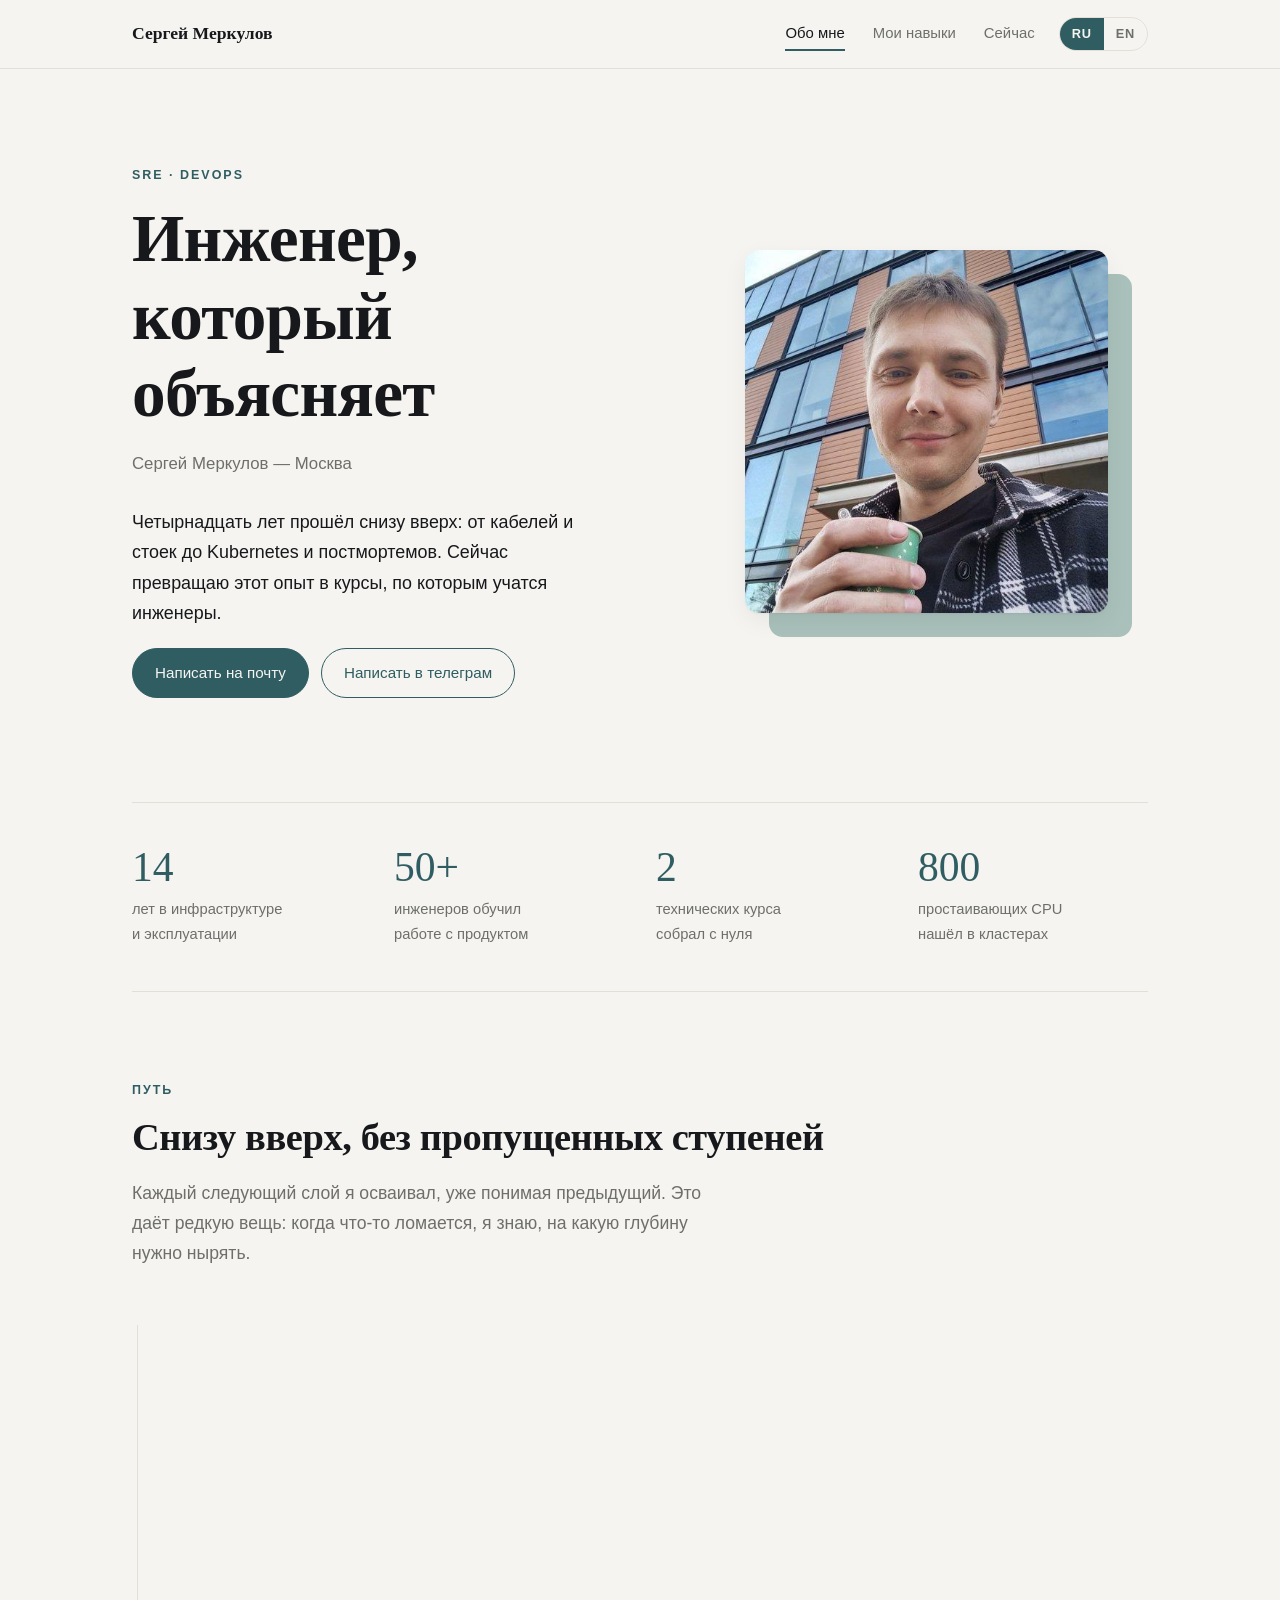
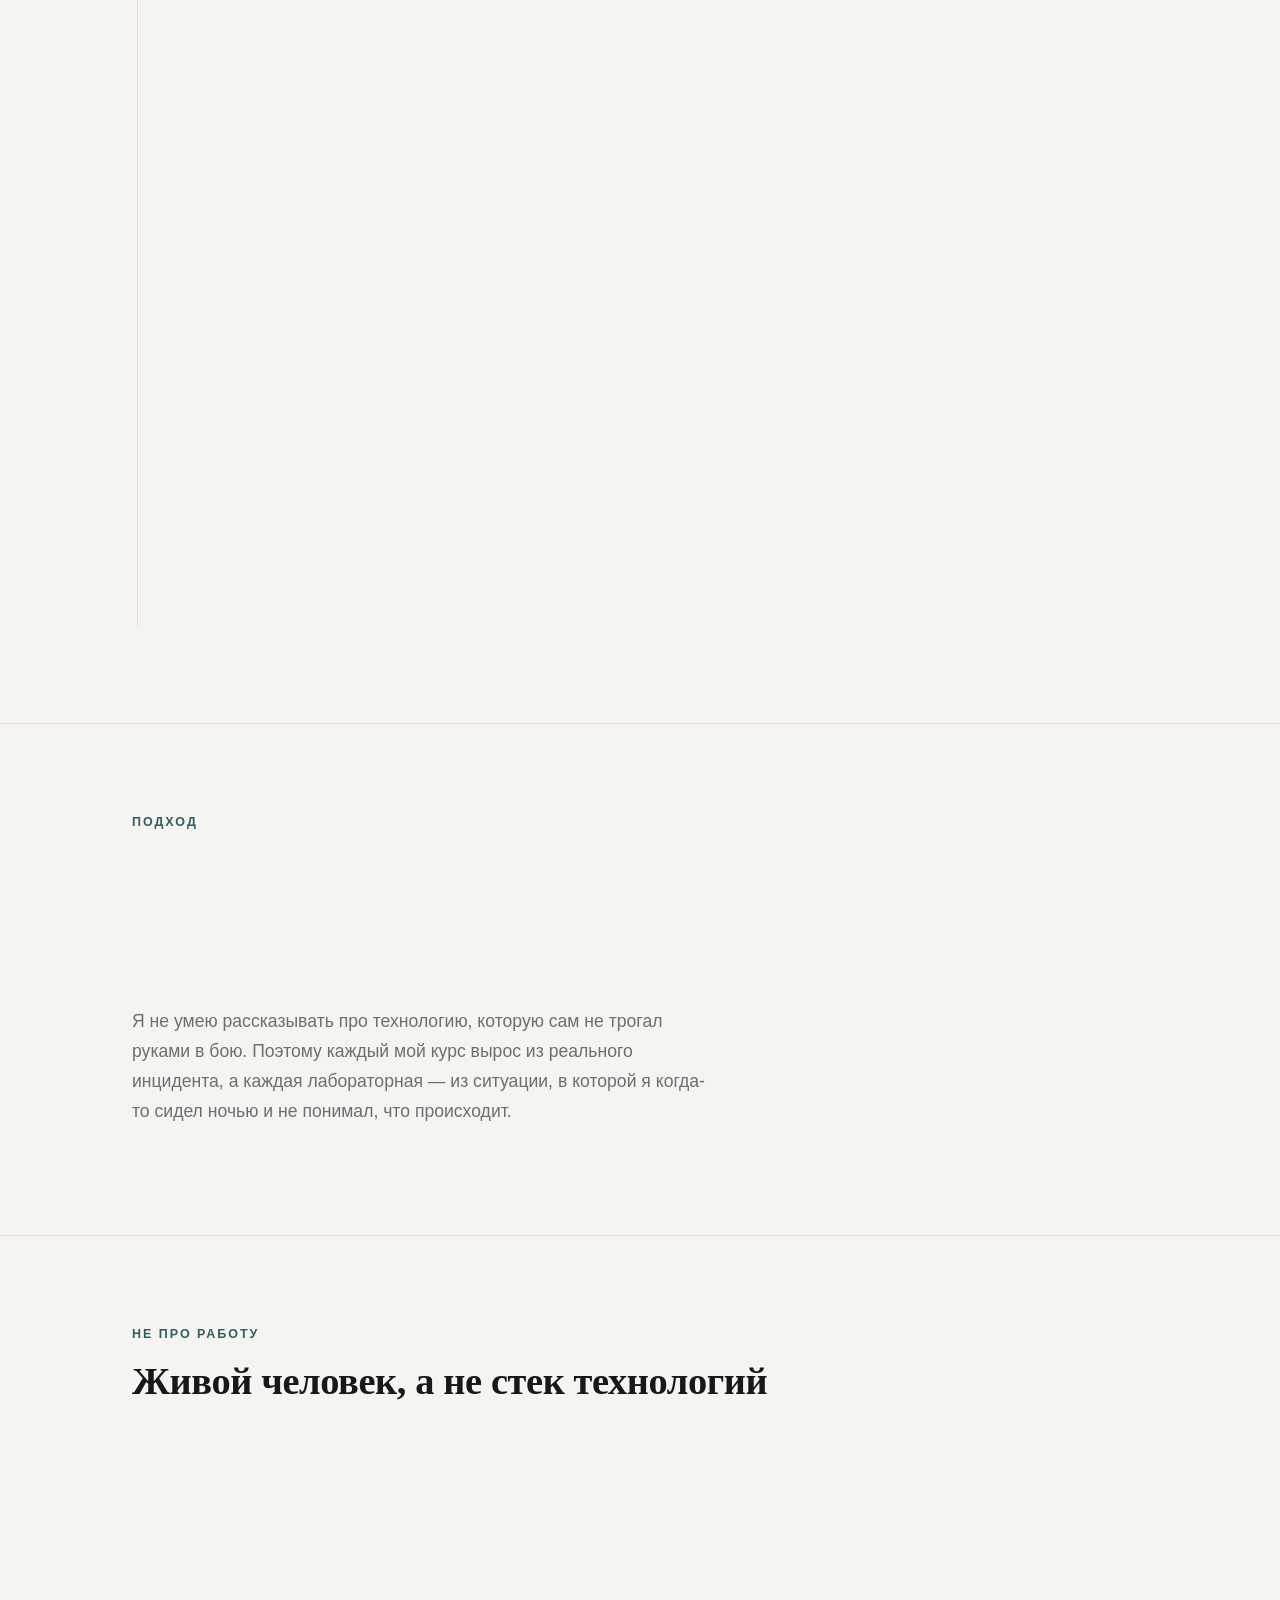
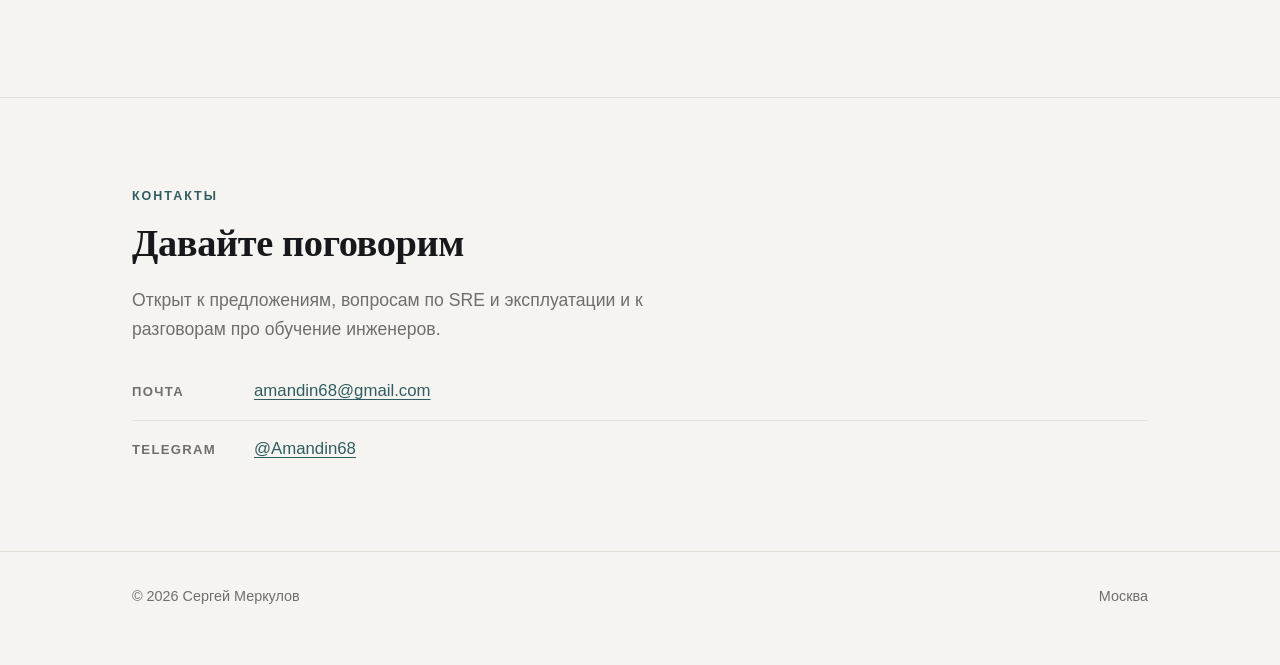
<file: index.html>
<!DOCTYPE html>
<html lang="ru">
<head>
  <meta charset="utf-8">
  <meta name="viewport" content="width=device-width, initial-scale=1">
  <!-- Политика безопасности: перечисляет, откуда странице разрешено что-либо
       грузить. Всё, что не названо явно, браузер заблокирует. Для статичного
       сайта это дёшево и закрывает целый класс атак с подменой содержимого. -->
  <meta http-equiv="Content-Security-Policy" content="default-src 'none'; img-src 'self' data:; style-src 'self' https://fonts.googleapis.com; font-src https://fonts.gstatic.com; script-src 'self'; base-uri 'none'; form-action 'none'">
  <!-- Не отдавать адрес нашей страницы посторонним сайтам при переходе. -->
  <meta name="referrer" content="strict-origin-when-cross-origin">
  <title>Сергей Меркулов — SRE-инженер</title>
  <meta name="description" content="SRE и DevOps инженер из Москвы. 14 лет пути от техподдержки до Kubernetes. Разрабатываю технические тренинги в Лаборатории Касперского.">

  <!-- Выставляет язык до отрисовки, чтобы страница не мигала русским текстом
       у того, кто выбрал английский. Поэтому без defer. -->
  <script src="lang-init.js"></script>

  <!-- Шрифты подгружаются со стороннего сервера. preconnect говорит браузеру
       открыть соединение заранее, не дожидаясь, пока дело дойдёт до CSS. -->
  <link rel="preconnect" href="https://fonts.googleapis.com">
  <link rel="preconnect" href="https://fonts.gstatic.com" crossorigin>
  <link href="https://fonts.googleapis.com/css2?family=Inter:wght@400;500;600&family=Playfair+Display:wght@600&display=swap&subset=cyrillic,latin" rel="stylesheet">

  <link rel="stylesheet" href="style.css">
</head>

<!-- Заголовок вкладки и описание для поисковиков живут в <head>, спрятать их
     через CSS нельзя — поэтому переводы лежат здесь и подставляются скриптом. -->
<body
  data-title-ru="Сергей Меркулов — SRE-инженер"
  data-title-en="Sergey Merkulov — SRE Engineer"
  data-desc-ru="SRE и DevOps инженер из Москвы. 14 лет пути от техподдержки до Kubernetes. Разрабатываю технические тренинги в Лаборатории Касперского."
  data-desc-en="SRE and DevOps engineer based in Moscow. Fourteen years from helpdesk to Kubernetes. Now building technical training courses at Kaspersky.">

<header class="site-header">
  <div class="wrap">
    <a class="brand" href="index.html"><span data-lang="ru">Сергей Меркулов</span><span data-lang="en">Sergey Merkulov</span></a>

    <div class="header-right">
      <nav class="nav">
        <a href="index.html" aria-current="page">
          <span data-lang="ru">Обо мне</span><span data-lang="en">About</span>
        </a>
        <a href="skills.html">
          <span data-lang="ru">Мои навыки</span><span data-lang="en">Skills</span>
        </a>
        <a href="now.html">
          <span data-lang="ru">Сейчас</span><span data-lang="en">Now</span>
        </a>
      </nav>

      <div class="lang-switch">
        <button type="button" data-set-lang="ru" aria-pressed="true">RU</button>
        <button type="button" data-set-lang="en" aria-pressed="false">EN</button>
      </div>
    </div>
  </div>
</header>

<main>

  <!-- ===== Первый экран ===== -->
  <div class="wrap">
    <div class="hero">
      <div>
        <p class="eyebrow">SRE · DevOps</p>

        <h1 data-lang="ru">Инженер,<br>который объясняет</h1>
        <h1 data-lang="en">The engineer<br>who explains</h1>

        <p class="hero-role" data-lang="ru">Сергей Меркулов — Москва</p>
        <p class="hero-role" data-lang="en">Sergey Merkulov — Moscow</p>

        <p class="hero-lead" data-lang="ru">
          Четырнадцать лет прошёл снизу вверх: от кабелей и стоек
          до Kubernetes и постмортемов. Сейчас превращаю этот опыт
          в курсы, по которым учатся инженеры.
        </p>
        <p class="hero-lead" data-lang="en">
          Fourteen years climbing the stack from the bottom up: from cables
          and racks to Kubernetes and postmortems. Today I turn that
          experience into courses engineers learn from.
        </p>

        <div class="actions">
          <a class="btn btn-primary" href="mailto:amandin68@gmail.com">
            <span data-lang="ru">Написать на почту</span><span data-lang="en">Send an email</span>
          </a>
          <a class="btn btn-ghost" href="https://t.me/Amandin68" rel="noopener noreferrer">
            <span data-lang="ru">Написать в телеграм</span><span data-lang="en">Message on Telegram</span>
          </a>
        </div>
      </div>

      <figure class="portrait">
        <img src="img/photo.jpeg" alt="Сергей Меркулов" width="500" height="500">
      </figure>
    </div>
  </div>

  <!-- ===== Цифры ===== -->
  <div class="wrap">
    <div class="stats reveal">
      <div>
        <div class="stat-num">14</div>
        <div class="stat-label" data-lang="ru">лет в инфраструктуре<br>и эксплуатации</div>
        <div class="stat-label" data-lang="en">years in infrastructure<br>and operations</div>
      </div>
      <div>
        <div class="stat-num">50+</div>
        <div class="stat-label" data-lang="ru">инженеров обучил<br>работе с продуктом</div>
        <div class="stat-label" data-lang="en">engineers trained<br>on the product</div>
      </div>
      <div>
        <div class="stat-num">2</div>
        <div class="stat-label" data-lang="ru">технических курса<br>собрал с нуля</div>
        <div class="stat-label" data-lang="en">technical courses<br>built from scratch</div>
      </div>
      <div>
        <div class="stat-num">800</div>
        <div class="stat-label" data-lang="ru">простаивающих CPU<br>нашёл в кластерах</div>
        <div class="stat-label" data-lang="en">idle CPUs found<br>across clusters</div>
      </div>
    </div>
  </div>

  <!-- ===== Путь ===== -->
  <section>
    <div class="wrap">
      <p class="eyebrow" data-lang="ru">Путь</p>
      <p class="eyebrow" data-lang="en">Path</p>

      <h2 data-lang="ru">Снизу вверх, без пропущенных ступеней</h2>
      <h2 data-lang="en">Bottom-up, without skipping a step</h2>

      <p class="lead mb-48" data-lang="ru">
        Каждый следующий слой я осваивал, уже понимая предыдущий.
        Это даёт редкую вещь: когда что-то ломается, я знаю, на какую
        глубину нужно нырять.
      </p>
      <p class="lead mb-48" data-lang="en">
        I learned each layer only after understanding the one beneath it.
        That gives me something rare: when things break, I know how deep
        I need to dive.
      </p>

      <div class="timeline">

        <div class="tl-item is-now reveal">
          <div class="tl-date" data-lang="ru">2025 — сейчас</div>
          <div class="tl-date" data-lang="en">2025 — now</div>

          <h3 data-lang="ru">Лаборатория Касперского · Разработка технических тренингов</h3>
          <h3 data-lang="en">Kaspersky · Technical training development</h3>

          <p data-lang="ru">
            Собрал с нуля курс по Kaspersky Container Security — о том, как
            встроить проверки безопасности в реальный процесс поставки ПО.
            По нему преподают в большинстве регионов мира. Второй курс —
            диагностика OSMP, микросервисной платформы на Kubernetes,
            с лабораториями на Grafana, VictoriaMetrics и Loki. Учебные
            среды разворачиваю через Terraform в AWS и VMware.
          </p>
          <p data-lang="en">
            Built a course on Kaspersky Container Security from scratch —
            about embedding security checks into a real software delivery
            pipeline. It is now taught across most regions of the world.
            The second course covers troubleshooting OSMP, a Kubernetes-based
            microservice platform, with labs on Grafana, VictoriaMetrics
            and Loki. I provision the training environments with Terraform
            on AWS and VMware.
          </p>
        </div>

        <div class="tl-item reveal">
          <div class="tl-date">2022 — 2025</div>

          <h3 data-lang="ru">Ecom.tech · SRE / DevOps</h3>
          <h3 data-lang="en">Ecom.tech · SRE / DevOps</h3>

          <p data-lang="ru">
            Отвечал за надёжность: разбор инцидентов и поиск корневых причин,
            постмортемы, Incident и Problem Management, error budget.
            Переписал алертинг для Postgres, Kubernetes, Linux и HAProxy —
            нагрузка на поддержку упала вдвое. Спланировал и провёл миграцию
            основного API-gateway с Docker Compose на Kubernetes.
          </p>
          <p data-lang="en">
            Owned reliability: incident analysis and root cause investigation,
            postmortems, incident and problem management, error budgets.
            Rewrote alerting for Postgres, Kubernetes, Linux and HAProxy,
            which cut the load on support in half. Planned and delivered the
            migration of the main API gateway from Docker Compose
            to Kubernetes.
          </p>
        </div>

        <div class="tl-item reveal">
          <div class="tl-date">2021 — 2022</div>

          <h3 data-lang="ru">ВТБ · Эксперт по системам хранения</h3>
          <h3 data-lang="en">VTB Bank · Storage systems expert</h3>

          <p data-lang="ru">
            СХД Hitachi и Huawei, объектное хранение на Hitachi Content
            Platform, отказоустойчивые репликационные кластеры,
            SAN-фабрики Brocade. Мониторинг через SNMP и REST API.
          </p>
          <p data-lang="en">
            Hitachi and Huawei storage arrays, object storage on Hitachi
            Content Platform, fault-tolerant replication clusters, Brocade
            SAN fabrics. Monitoring over SNMP and REST API.
          </p>
        </div>

        <div class="tl-item reveal">
          <div class="tl-date">2018 — 2021</div>

          <h3 data-lang="ru">iCore, Техносерв · Инженер</h3>
          <h3 data-lang="en">iCore, Technoserv · Engineer</h3>

          <p data-lang="ru">
            Пусконаладка на площадке заказчика: Hitachi VSP, IBM Power,
            SAN-директоры Brocade. Там, где ошибка стоит дорого,
            а гуглить некогда. Тогда же начал проводить внутренние
            семинары для коллег — первый опыт передачи знаний.
          </p>
          <p data-lang="en">
            On-site commissioning at customer facilities: Hitachi VSP,
            IBM Power, Brocade SAN directors. The kind of work where
            a mistake is expensive and there is no time to look things up.
            This is also where I started running internal workshops
            for colleagues — my first experience of teaching.
          </p>
        </div>

        <div class="tl-item reveal">
          <div class="tl-date">2011 — 2018</div>

          <h3 data-lang="ru">Начало · Техподдержка и системное администрирование</h3>
          <h3 data-lang="en">The beginning · Helpdesk and system administration</h3>

          <p data-lang="ru">
            Сборка машин, локальные сети, VPN между филиалами, сотня
            пользователей, которым нужно, чтобы всё просто работало.
            Базовое понимание, что под любой абстракцией лежит железо —
            и оно ломается.
          </p>
          <p data-lang="en">
            Building machines, local networks, VPN links between branch
            offices, a hundred users who simply need things to work. This is
            where I learned that underneath every abstraction there is
            physical hardware — and it breaks.
          </p>
        </div>

      </div>
    </div>
  </section>

  <!-- ===== Принципы ===== -->
  <section class="section-line">
    <div class="wrap">
      <p class="eyebrow" data-lang="ru">Подход</p>
      <p class="eyebrow" data-lang="en">Approach</p>

      <blockquote class="quote reveal" data-lang="ru">
        Хорошее объяснение начинается с честности: сначала показать,
        как ломается, и только потом — почему чинится именно так.
      </blockquote>
      <blockquote class="quote reveal" data-lang="en">
        A good explanation starts with honesty: first show how it breaks,
        and only then why it is fixed this particular way.
      </blockquote>

      <p class="lead mt-32" data-lang="ru">
        Я не умею рассказывать про технологию, которую сам не трогал руками
        в бою. Поэтому каждый мой курс вырос из реального инцидента,
        а каждая лабораторная — из ситуации, в которой я когда-то сидел
        ночью и не понимал, что происходит.
      </p>
      <p class="lead mt-32" data-lang="en">
        I cannot teach a technology I have never touched under real pressure.
        That is why every course of mine grew out of an actual incident, and
        every lab out of a situation where I once sat through the night
        without understanding what was going on.
      </p>
    </div>
  </section>

  <!-- ===== Личное ===== -->
  <section class="section-line">
    <div class="wrap">
      <p class="eyebrow" data-lang="ru">Не про работу</p>
      <p class="eyebrow" data-lang="en">Beyond work</p>

      <h2 class="mb-36" data-lang="ru">Живой человек, а не стек технологий</h2>
      <h2 class="mb-36" data-lang="en">A person, not a technology stack</h2>

      <div class="grid">
        <div class="card reveal">
          <h3 data-lang="ru">Футбол</h3>
          <h3 data-lang="en">Football</h3>
          <p data-lang="ru">Лучший способ выгрузить голову после недели разборов инцидентов.</p>
          <p data-lang="en">The best way to clear my head after a week of incident reviews.</p>
        </div>
        <div class="card reveal">
          <h3 data-lang="ru">Кожа</h3>
          <h3 data-lang="en">Leather</h3>
          <p data-lang="ru">Делаю изделия из натуральной кожи. Руками, медленно, без единого YAML-файла.</p>
          <p data-lang="en">I make things out of natural leather. By hand, slowly, without a single YAML file.</p>
        </div>
        <div class="card reveal">
          <h3 data-lang="ru">Учиться и учить</h3>
          <h3 data-lang="en">Learning and teaching</h3>
          <p data-lang="ru">Постоянно учусь сам и помогаю учиться другим — оставаясь при этом обычным живым человеком.</p>
          <p data-lang="en">I keep learning and help others learn — while staying an ordinary human being.</p>
        </div>
      </div>
    </div>
  </section>

  <!-- ===== Контакты ===== -->
  <section class="section-line">
    <div class="wrap">
      <p class="eyebrow" data-lang="ru">Контакты</p>
      <p class="eyebrow" data-lang="en">Contacts</p>

      <h2 data-lang="ru">Давайте поговорим</h2>
      <h2 data-lang="en">Let’s talk</h2>

      <p class="lead mb-32" data-lang="ru">
        Открыт к предложениям, вопросам по SRE и эксплуатации
        и к разговорам про обучение инженеров.
      </p>
      <p class="lead mb-32" data-lang="en">
        Open to opportunities, questions about SRE and operations,
        and conversations about training engineers.
      </p>

      <ul class="contact-list">
        <li>
          <span class="contact-kind" data-lang="ru">Почта</span>
          <span class="contact-kind" data-lang="en">Email</span>
          <a href="mailto:amandin68@gmail.com">amandin68@gmail.com</a>
        </li>
        <li>
          <span class="contact-kind">Telegram</span>
          <!-- rel="noopener" закрывает открытой вкладке доступ к нашей
               странице через window.opener. noreferrer не передаёт адрес
               страницы, с которой ушли. -->
          <a href="https://t.me/Amandin68" rel="noopener noreferrer">@Amandin68</a>
        </li>
      </ul>
    </div>
  </section>

</main>

<footer class="site-footer">
  <div class="wrap">
    <span>© 2026 Сергей Меркулов</span>
    <span data-lang="ru">Москва</span>
    <span data-lang="en">Moscow</span>
  </div>
</footer>

<script src="main.js"></script>

</body>
</html>
</file>
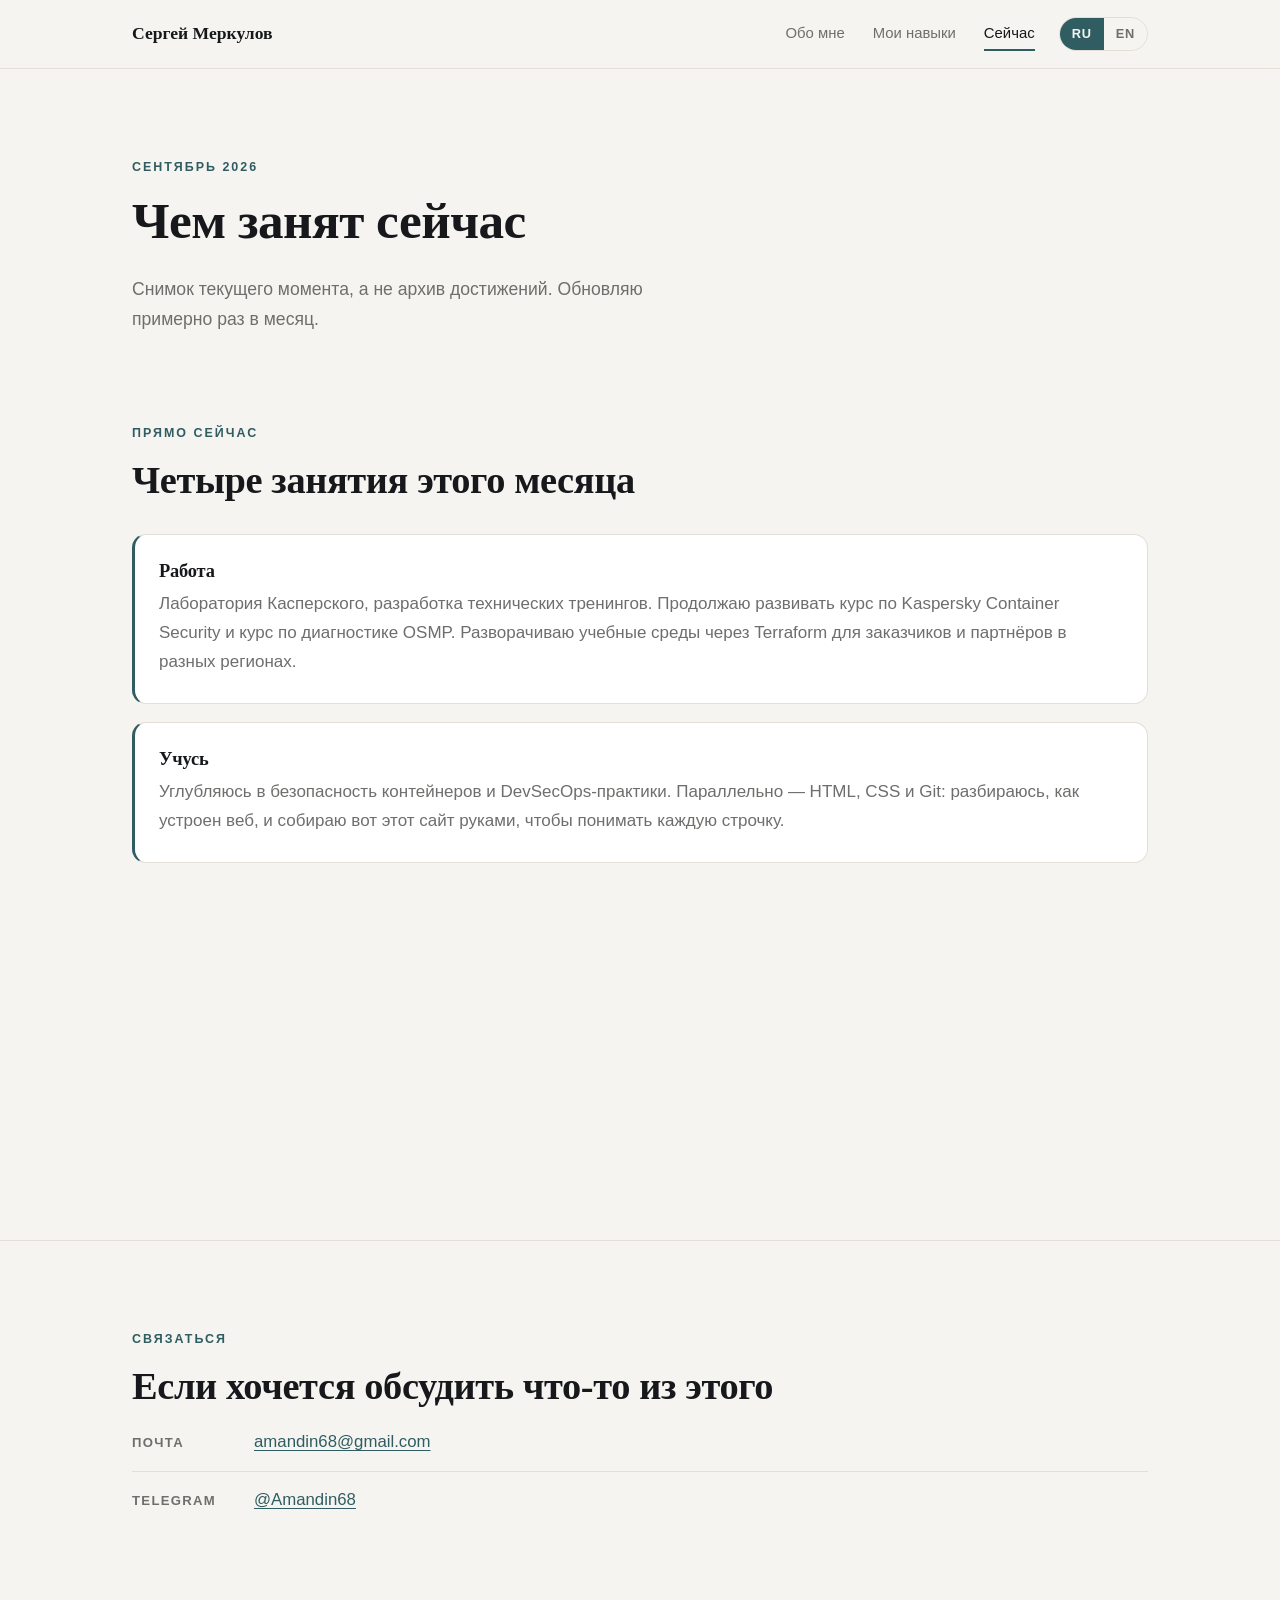
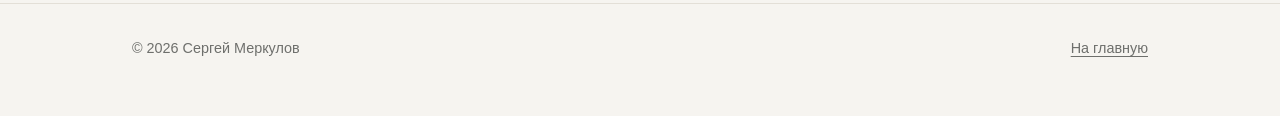
<file: now.html>
<!DOCTYPE html>
<html lang="ru">
<head>
  <meta charset="utf-8">
  <meta name="viewport" content="width=device-width, initial-scale=1">
  <!-- Политика безопасности: перечисляет, откуда странице разрешено что-либо
       грузить. Всё, что не названо явно, браузер заблокирует. Для статичного
       сайта это дёшево и закрывает целый класс атак с подменой содержимого. -->
  <meta http-equiv="Content-Security-Policy" content="default-src 'none'; img-src 'self' data:; style-src 'self' https://fonts.googleapis.com; font-src https://fonts.gstatic.com; script-src 'self'; base-uri 'none'; form-action 'none'">
  <!-- Не отдавать адрес нашей страницы посторонним сайтам при переходе. -->
  <meta name="referrer" content="strict-origin-when-cross-origin">
  <title>Сейчас — Сергей Меркулов</title>
  <meta name="description" content="Чем я занят прямо сейчас: работа, учёба, планы. Страница обновляется примерно раз в месяц.">

  <!-- Выставляет язык до отрисовки, чтобы страница не мигала русским текстом
       у того, кто выбрал английский. Поэтому без defer. -->
  <script src="lang-init.js"></script>

  <link rel="preconnect" href="https://fonts.googleapis.com">
  <link rel="preconnect" href="https://fonts.gstatic.com" crossorigin>
  <link href="https://fonts.googleapis.com/css2?family=Inter:wght@400;500;600&family=Playfair+Display:wght@600&display=swap&subset=cyrillic,latin" rel="stylesheet">

  <link rel="stylesheet" href="style.css">
</head>

<body
  data-title-ru="Сейчас — Сергей Меркулов"
  data-title-en="Now — Sergey Merkulov"
  data-desc-ru="Чем я занят прямо сейчас: работа, учёба, планы. Страница обновляется примерно раз в месяц."
  data-desc-en="What I am working on right now: job, learning, plans. Updated roughly once a month.">

<header class="site-header">
  <div class="wrap">
    <a class="brand" href="index.html"><span data-lang="ru">Сергей Меркулов</span><span data-lang="en">Sergey Merkulov</span></a>

    <div class="header-right">
      <nav class="nav">
        <a href="index.html">
          <span data-lang="ru">Обо мне</span><span data-lang="en">About</span>
        </a>
        <a href="skills.html">
          <span data-lang="ru">Мои навыки</span><span data-lang="en">Skills</span>
        </a>
        <a href="now.html" aria-current="page">
          <span data-lang="ru">Сейчас</span><span data-lang="en">Now</span>
        </a>
      </nav>

      <div class="lang-switch">
        <button type="button" data-set-lang="ru" aria-pressed="true">RU</button>
        <button type="button" data-set-lang="en" aria-pressed="false">EN</button>
      </div>
    </div>
  </div>
</header>

<main>

  <!-- Структура повторяет страницу «Мои навыки»: тот же вводный блок,
       тот же контейнер, те же карточки — страницы читаются как одна серия. -->

  <section class="page-intro">
    <div class="wrap">
      <p class="eyebrow" data-lang="ru">Сентябрь 2026</p>
      <p class="eyebrow" data-lang="en">September 2026</p>

      <h1 class="page-title" data-lang="ru">Чем занят сейчас</h1>
      <h1 class="page-title" data-lang="en">What I am doing now</h1>

      <p class="lead" data-lang="ru">
        Снимок текущего момента, а не архив достижений.
        Обновляю примерно раз в месяц.
      </p>
      <p class="lead" data-lang="en">
        A snapshot of the present moment, not an archive of achievements.
        I update it roughly once a month.
      </p>
    </div>
  </section>

  <section class="section-tight">
    <div class="wrap">
      <p class="eyebrow" data-lang="ru">Прямо сейчас</p>
      <p class="eyebrow" data-lang="en">Right now</p>

      <h2 data-lang="ru">Четыре занятия этого месяца</h2>
      <h2 data-lang="en">Four things filling this month</h2>

      <div class="stack mt-32">

        <div class="card card-accent reveal">
          <h3 data-lang="ru">Работа</h3>
          <h3 data-lang="en">Work</h3>
          <p data-lang="ru">
            Лаборатория Касперского, разработка технических тренингов.
            Продолжаю развивать курс по Kaspersky Container Security
            и курс по диагностике OSMP. Разворачиваю учебные среды
            через Terraform для заказчиков и партнёров в разных регионах.
          </p>
          <p data-lang="en">
            Kaspersky, technical training development. I keep evolving the
            Kaspersky Container Security course and the OSMP troubleshooting
            course, and provision training environments with Terraform for
            customers and partners across different regions.
          </p>
        </div>

        <div class="card card-accent reveal">
          <h3 data-lang="ru">Учусь</h3>
          <h3 data-lang="en">Learning</h3>
          <p data-lang="ru">
            Углубляюсь в безопасность контейнеров и DevSecOps-практики.
            Параллельно — HTML, CSS и Git: разбираюсь, как устроен веб,
            и собираю вот этот сайт руками, чтобы понимать каждую строчку.
          </p>
          <p data-lang="en">
            Going deeper into container security and DevSecOps practices.
            In parallel: HTML, CSS and Git — figuring out how the web works
            and building this very site by hand, so that I understand every
            line of it.
          </p>
        </div>

        <div class="card card-accent reveal">
          <h3 data-lang="ru">Думаю над</h3>
          <h3 data-lang="en">Thinking about</h3>
          <p data-lang="ru">
            Запустить здесь блог. Материала хватает: каждый разбор
            инцидента и каждая собранная лаборатория — готовая тема.
            Осталось начать писать, а не собираться писать.
          </p>
          <p data-lang="en">
            Starting a blog here. There is no shortage of material: every
            incident review and every lab I build is a ready-made topic.
            All that is left is to start writing instead of planning to.
          </p>
        </div>

        <div class="card card-accent reveal">
          <h3 data-lang="ru">Вне работы</h3>
          <h3 data-lang="en">Outside work</h3>
          <p data-lang="ru">
            Футбол и мастерская: делаю изделия из натуральной кожи.
          </p>
          <p data-lang="en">
            Football and the workshop: I make things out of natural leather.
          </p>
        </div>

      </div>
    </div>
  </section>

  <section class="section-line">
    <div class="wrap">
      <p class="eyebrow" data-lang="ru">Связаться</p>
      <p class="eyebrow" data-lang="en">Get in touch</p>

      <h2 data-lang="ru">Если хочется обсудить что-то из этого</h2>
      <h2 data-lang="en">If you want to talk about any of this</h2>

      <ul class="contact-list mt-32">
        <li>
          <span class="contact-kind" data-lang="ru">Почта</span>
          <span class="contact-kind" data-lang="en">Email</span>
          <a href="mailto:amandin68@gmail.com">amandin68@gmail.com</a>
        </li>
        <li>
          <span class="contact-kind">Telegram</span>
          <a href="https://t.me/Amandin68" rel="noopener noreferrer">@Amandin68</a>
        </li>
      </ul>
    </div>
  </section>

</main>

<footer class="site-footer">
  <div class="wrap">
    <span>© 2026 Сергей Меркулов</span>
    <span>
      <a href="index.html">
        <span data-lang="ru">На главную</span><span data-lang="en">Back to home</span>
      </a>
    </span>
  </div>
</footer>

<script src="main.js"></script>

</body>
</html>
</file>
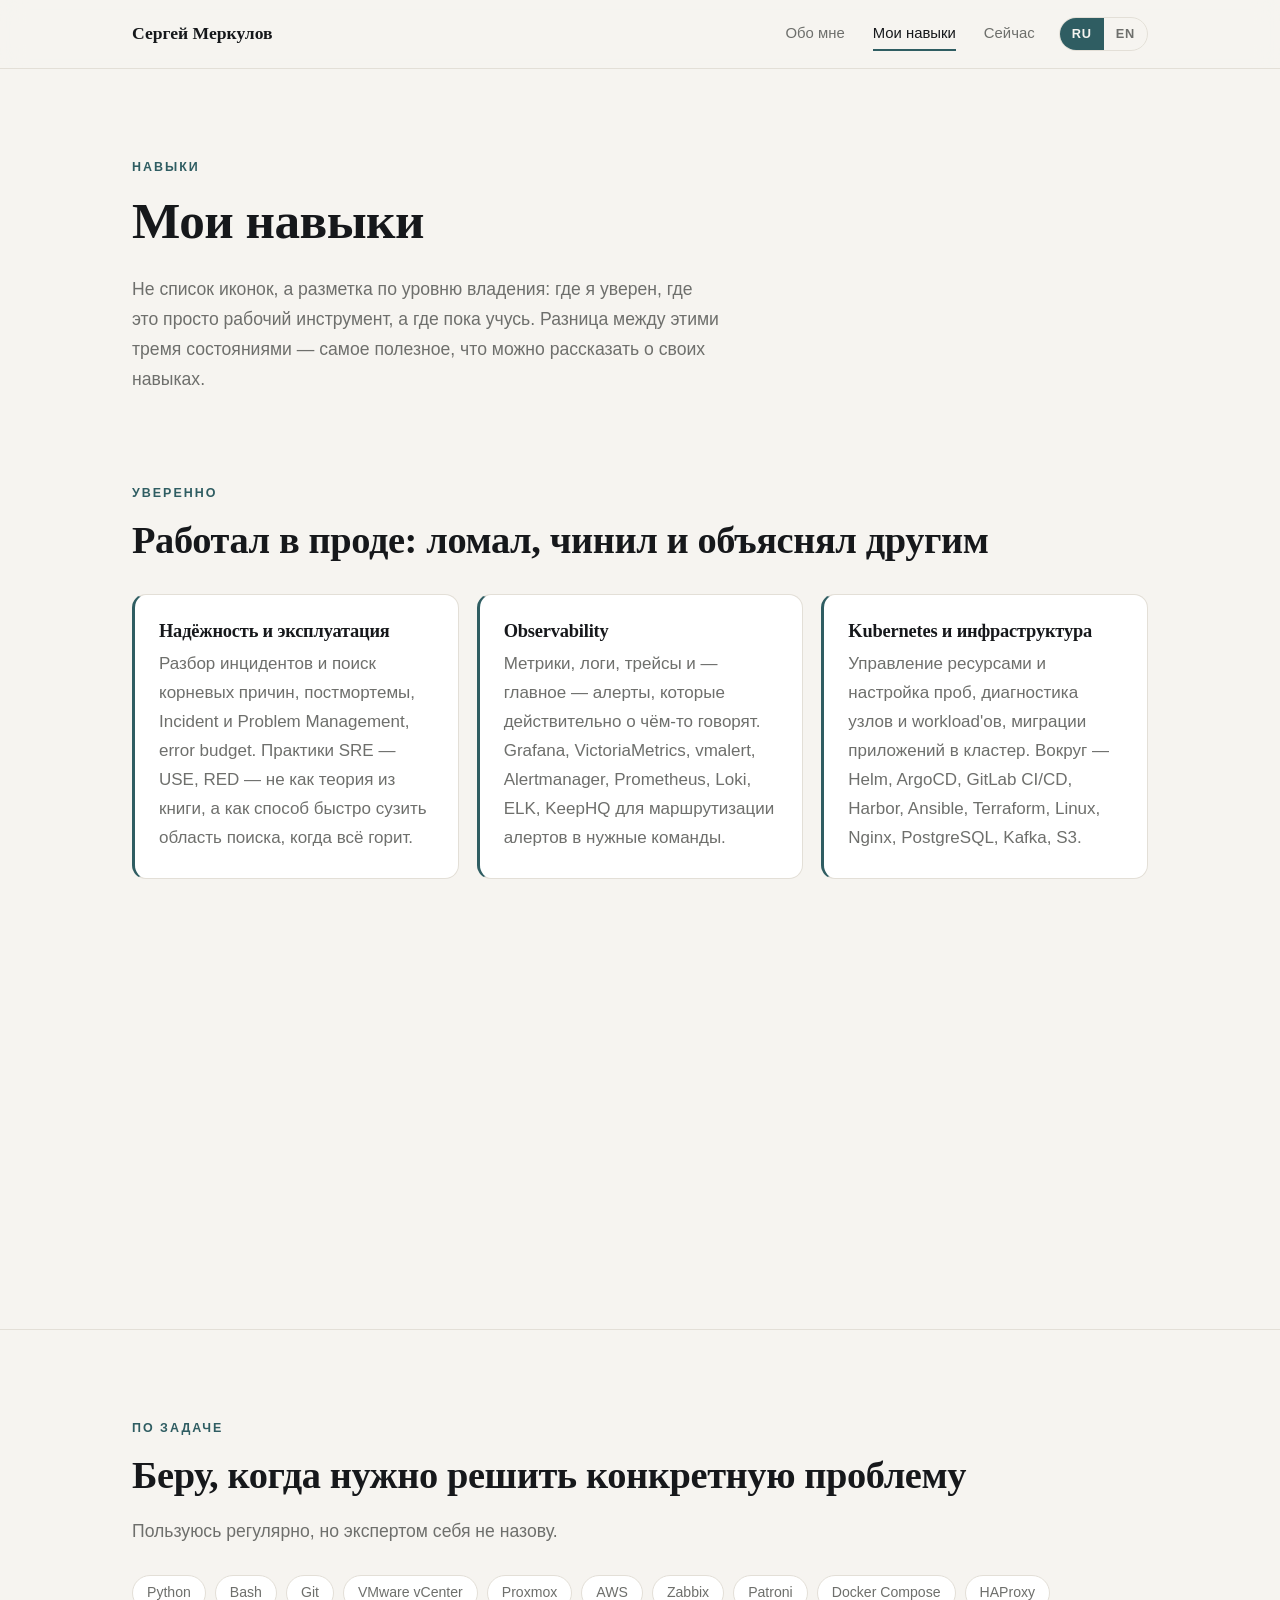
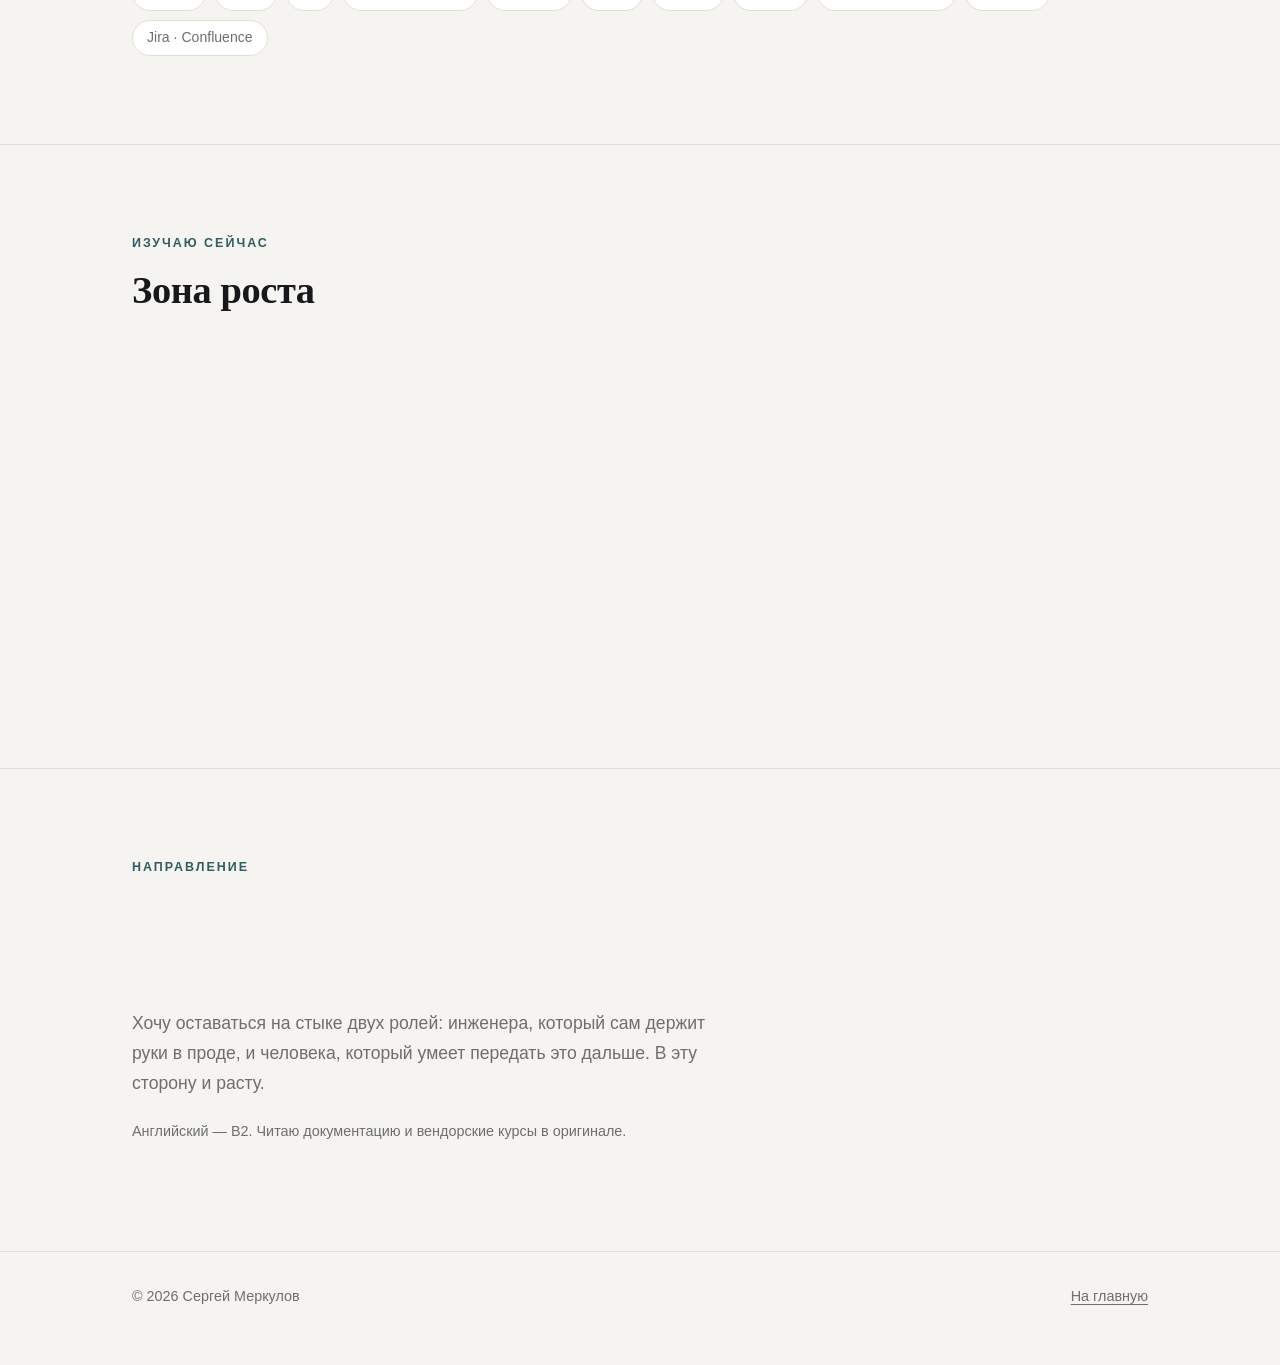
<file: skills.html>
<!DOCTYPE html>
<html lang="ru">
<head>
  <meta charset="utf-8">
  <meta name="viewport" content="width=device-width, initial-scale=1">
  <!-- Политика безопасности: перечисляет, откуда странице разрешено что-либо
       грузить. Всё, что не названо явно, браузер заблокирует. Для статичного
       сайта это дёшево и закрывает целый класс атак с подменой содержимого. -->
  <meta http-equiv="Content-Security-Policy" content="default-src 'none'; img-src 'self' data:; style-src 'self' https://fonts.googleapis.com; font-src https://fonts.gstatic.com; script-src 'self'; base-uri 'none'; form-action 'none'">
  <!-- Не отдавать адрес нашей страницы посторонним сайтам при переходе. -->
  <meta name="referrer" content="strict-origin-when-cross-origin">
  <title>Мои навыки — Сергей Меркулов</title>
  <meta name="description" content="Навыки SRE-инженера по уровню владения: чем владею уверенно, чем пользуюсь по задаче, что изучаю сейчас.">

  <!-- Выставляет язык до отрисовки, чтобы страница не мигала русским текстом
       у того, кто выбрал английский. Поэтому без defer. -->
  <script src="lang-init.js"></script>

  <link rel="preconnect" href="https://fonts.googleapis.com">
  <link rel="preconnect" href="https://fonts.gstatic.com" crossorigin>
  <link href="https://fonts.googleapis.com/css2?family=Inter:wght@400;500;600&family=Playfair+Display:wght@600&display=swap&subset=cyrillic,latin" rel="stylesheet">

  <link rel="stylesheet" href="style.css">
</head>

<body
  data-title-ru="Мои навыки — Сергей Меркулов"
  data-title-en="Skills — Sergey Merkulov"
  data-desc-ru="Навыки SRE-инженера по уровню владения: чем владею уверенно, чем пользуюсь по задаче, что изучаю сейчас."
  data-desc-en="An SRE engineer’s skills sorted by depth: what I know well, what I use when needed, and what I am learning now.">

<header class="site-header">
  <div class="wrap">
    <a class="brand" href="index.html"><span data-lang="ru">Сергей Меркулов</span><span data-lang="en">Sergey Merkulov</span></a>

    <div class="header-right">
      <nav class="nav">
        <a href="index.html">
          <span data-lang="ru">Обо мне</span><span data-lang="en">About</span>
        </a>
        <a href="skills.html" aria-current="page">
          <span data-lang="ru">Мои навыки</span><span data-lang="en">Skills</span>
        </a>
        <a href="now.html">
          <span data-lang="ru">Сейчас</span><span data-lang="en">Now</span>
        </a>
      </nav>

      <div class="lang-switch">
        <button type="button" data-set-lang="ru" aria-pressed="true">RU</button>
        <button type="button" data-set-lang="en" aria-pressed="false">EN</button>
      </div>
    </div>
  </div>
</header>

<main>

  <!-- Все секции ниже лежат в одном контейнере .wrap — поэтому левый край
       текста, заголовков и карточек совпадает на всей странице. -->

  <section class="page-intro">
    <div class="wrap">
      <p class="eyebrow" data-lang="ru">Навыки</p>
      <p class="eyebrow" data-lang="en">Skills</p>

      <h1 class="page-title" data-lang="ru">Мои навыки</h1>
      <h1 class="page-title" data-lang="en">My skills</h1>

      <p class="lead" data-lang="ru">
        Не список иконок, а разметка по уровню владения: где я уверен,
        где это просто рабочий инструмент, а где пока учусь. Разница между
        этими тремя состояниями — самое полезное, что можно рассказать
        о своих навыках.
      </p>
      <p class="lead" data-lang="en">
        Not a wall of logos, but a map sorted by depth: where I am confident,
        where it is simply a tool I pick up, and where I am still learning.
        The difference between those three states is the most useful thing
        anyone can tell you about their skills.
      </p>
    </div>
  </section>

  <!-- ===== Уверенно ===== -->
  <section class="section-tight">
    <div class="wrap">
      <p class="eyebrow" data-lang="ru">Уверенно</p>
      <p class="eyebrow" data-lang="en">Confident</p>

      <h2 data-lang="ru">Работал в проде: ломал, чинил и объяснял другим</h2>
      <h2 data-lang="en">Used in production: broke it, fixed it, explained it</h2>

      <div class="grid mt-32">

        <div class="card card-accent reveal">
          <h3 data-lang="ru">Надёжность и эксплуатация</h3>
          <h3 data-lang="en">Reliability and operations</h3>
          <p data-lang="ru">
            Разбор инцидентов и поиск корневых причин, постмортемы,
            Incident и Problem Management, error budget. Практики SRE —
            USE, RED — не как теория из книги, а как способ быстро сузить
            область поиска, когда всё горит.
          </p>
          <p data-lang="en">
            Incident analysis and root cause investigation, postmortems,
            incident and problem management, error budgets. SRE practices
            such as USE and RED — not as textbook theory, but as a way
            to narrow the search fast while everything is on fire.
          </p>
        </div>

        <div class="card card-accent reveal">
          <h3>Observability</h3>
          <p data-lang="ru">
            Метрики, логи, трейсы и — главное — алерты, которые
            действительно о чём-то говорят. Grafana, VictoriaMetrics,
            vmalert, Alertmanager, Prometheus, Loki, ELK, KeepHQ
            для маршрутизации алертов в нужные команды.
          </p>
          <p data-lang="en">
            Metrics, logs, traces and — most importantly — alerts that
            actually mean something. Grafana, VictoriaMetrics, vmalert,
            Alertmanager, Prometheus, Loki, ELK, and KeepHQ for routing
            alerts to the right teams.
          </p>
        </div>

        <div class="card card-accent reveal">
          <h3 data-lang="ru">Kubernetes и инфраструктура</h3>
          <h3 data-lang="en">Kubernetes and infrastructure</h3>
          <p data-lang="ru">
            Управление ресурсами и настройка проб, диагностика узлов
            и workload'ов, миграции приложений в кластер. Вокруг — Helm,
            ArgoCD, GitLab CI/CD, Harbor, Ansible, Terraform, Linux,
            Nginx, PostgreSQL, Kafka, S3.
          </p>
          <p data-lang="en">
            Resource management and probe tuning, troubleshooting nodes
            and workloads, migrating applications into the cluster.
            Around it: Helm, ArgoCD, GitLab CI/CD, Harbor, Ansible,
            Terraform, Linux, Nginx, PostgreSQL, Kafka, S3.
          </p>
        </div>

        <div class="card card-accent reveal">
          <h3 data-lang="ru">Железо и хранение</h3>
          <h3 data-lang="en">Hardware and storage</h3>
          <p data-lang="ru">
            Редкий сегодня слой знаний, который выручает, когда проблема
            оказывается ниже уровня контейнера. СХД Hitachi и Huawei,
            объектное хранение HCP, SAN на Brocade, сети на уровне CCNA.
            Пусконаладка на площадке, а не только по документации.
          </p>
          <p data-lang="en">
            A layer of knowledge that is rare today and saves the day when
            the problem turns out to be below the container. Hitachi and
            Huawei arrays, HCP object storage, Brocade SAN, networking
            at CCNA level. Commissioned on site, not just read about.
          </p>
        </div>

        <div class="card card-accent reveal">
          <h3 data-lang="ru">Передача знаний</h3>
          <h3 data-lang="en">Teaching</h3>
          <p data-lang="ru">
            Разработка технических курсов с нуля, проектирование
            лабораторных сценариев, эксплуатационная документация,
            наставничество младших инженеров. Умение объяснить сложное —
            тоже инженерный навык, и он тренируется.
          </p>
          <p data-lang="en">
            Building technical courses from scratch, designing lab
            scenarios, writing operational documentation, mentoring junior
            engineers. Explaining hard things clearly is an engineering
            skill too — and it can be trained.
          </p>
        </div>

      </div>
    </div>
  </section>

  <!-- ===== По задаче ===== -->
  <section class="section-line">
    <div class="wrap">
      <p class="eyebrow" data-lang="ru">По задаче</p>
      <p class="eyebrow" data-lang="en">As needed</p>

      <h2 data-lang="ru">Беру, когда нужно решить конкретную проблему</h2>
      <h2 data-lang="en">Tools I pick up to solve a specific problem</h2>

      <p class="lead mb-28" data-lang="ru">
        Пользуюсь регулярно, но экспертом себя не назову.
      </p>
      <p class="lead mb-28" data-lang="en">
        I use these regularly, but would not call myself an expert.
      </p>

      <ul class="tags">
        <li>Python</li>
        <li>Bash</li>
        <li>Git</li>
        <li>VMware vCenter</li>
        <li>Proxmox</li>
        <li>AWS</li>
        <li>Zabbix</li>
        <li>Patroni</li>
        <li>Docker Compose</li>
        <li>HAProxy</li>
        <li>Jira · Confluence</li>
      </ul>
    </div>
  </section>

  <!-- ===== Изучаю ===== -->
  <section class="section-line">
    <div class="wrap">
      <p class="eyebrow" data-lang="ru">Изучаю сейчас</p>
      <p class="eyebrow" data-lang="en">Learning now</p>

      <h2 data-lang="ru">Зона роста</h2>
      <h2 data-lang="en">Where I am growing</h2>

      <div class="grid mt-32">

        <div class="card reveal">
          <h3 data-lang="ru">Безопасность контейнеров и DevSecOps</h3>
          <h3 data-lang="en">Container security and DevSecOps</h3>
          <p data-lang="ru">
            Логичное продолжение работы над курсом: анализ угроз, проверка
            образов, политики безопасности и расследование инцидентов
            в контейнерной среде. Область, где ИБ и эксплуатация наконец
            перестают быть двумя разными мирами.
          </p>
          <p data-lang="en">
            A natural continuation of my course work: threat analysis, image
            scanning, security policies and incident investigation in
            containerised environments. The area where security and
            operations finally stop being two separate worlds.
          </p>
        </div>

        <div class="card reveal">
          <h3 data-lang="ru">Платформенный подход и IaC</h3>
          <h3 data-lang="en">Platform thinking and IaC</h3>
          <p data-lang="ru">
            GitOps, инфраструктура как код, воспроизводимые окружения.
            Интересует не сам инструмент, а вопрос: как сделать так, чтобы
            команда могла разворачивать нужное сама, не приходя ко мне.
          </p>
          <p data-lang="en">
            GitOps, infrastructure as code, reproducible environments.
            What interests me is not the tooling itself but the question:
            how do you let a team provision what it needs without coming
            to me first?
          </p>
        </div>

        <div class="card reveal">
          <h3 data-lang="ru">Веб и этот самый сайт</h3>
          <h3 data-lang="en">The web, and this very site</h3>
          <p data-lang="ru">
            HTML, CSS, Git-процессы вокруг публикации. Начал с нуля —
            страница, которую вы читаете, написана руками и стала первым
            практическим результатом.
          </p>
          <p data-lang="en">
            HTML, CSS and the Git workflow around publishing. I started from
            zero — the page you are reading was written by hand and became
            the first practical result.
          </p>
        </div>

      </div>
    </div>
  </section>

  <!-- ===== Направление ===== -->
  <section class="section-line">
    <div class="wrap">
      <p class="eyebrow" data-lang="ru">Направление</p>
      <p class="eyebrow" data-lang="en">Direction</p>

      <blockquote class="quote reveal" data-lang="ru">
        Сильный SRE, который умеет писать и объяснять, полезнее
        двух молчаливых.
      </blockquote>
      <blockquote class="quote reveal" data-lang="en">
        One strong SRE who can write and explain is worth more
        than two silent ones.
      </blockquote>

      <p class="lead mt-32" data-lang="ru">
        Хочу оставаться на стыке двух ролей: инженера, который сам держит
        руки в проде, и человека, который умеет передать это дальше.
        В эту сторону и расту.
      </p>
      <p class="lead mt-32" data-lang="en">
        I want to stay at the intersection of two roles: an engineer whose
        hands are still in production, and someone who can pass that on.
        That is the direction I am growing in.
      </p>

      <p class="note" data-lang="ru">Английский — B2. Читаю документацию и вендорские курсы в оригинале.</p>
      <p class="note" data-lang="en">English at B2 level. I read documentation and vendor courses in the original.</p>
    </div>
  </section>

</main>

<footer class="site-footer">
  <div class="wrap">
    <span>© 2026 Сергей Меркулов</span>
    <span>
      <a href="index.html">
        <span data-lang="ru">На главную</span><span data-lang="en">Back to home</span>
      </a>
    </span>
  </div>
</footer>

<script src="main.js"></script>

</body>
</html>
</file>
<file: style.css>
/* ==========================================================================
   Сергей Меркулов — стили сайта.
   Порядок: переменные → типографика → каркас → шапка → hero → блоки → подвал.
   ========================================================================== */

/* --- 1. Переменные -------------------------------------------------------
   Вся палитра и размеры собраны здесь. Меняешь тут — меняется везде.      */

:root {
  --paper:     #f6f4f0;  /* фон страницы, тёплый белый */
  --surface:   #ffffff;  /* фон карточек */
  --ink:       #16181b;  /* основной текст */
  --muted:     #6e6f6c;  /* второстепенный текст */
  --accent:    #2f5d62;  /* глубокий teal: ссылки, акценты */
  --accent-2:  #a9c0bb;  /* мягкий teal: заливка блока с фото */
  --line:      #e3dfd7;  /* линии и рамки */

  --radius:    14px;
  --shadow:    0 1px 2px rgba(20,22,25,.04), 0 8px 24px rgba(20,22,25,.06);
}

@media (prefers-color-scheme: dark) {
  :root {
    --paper:    #101215;
    --surface:  #171a1e;
    --ink:      #eceae5;
    --muted:    #9a9a96;
    --accent:   #7fc4c9;
    --accent-2: #2b4b4f;
    --line:     #262a2f;
    --shadow:   0 1px 2px rgba(0,0,0,.3), 0 8px 24px rgba(0,0,0,.25);
  }
}

/* --- 2. Сброс и типографика ---------------------------------------------- */

* { box-sizing: border-box; }

html { scroll-behavior: smooth; }

body {
  margin: 0;
  font-family: "Inter", -apple-system, BlinkMacSystemFont, "Segoe UI",
               Roboto, sans-serif;
  font-size: 17px;
  line-height: 1.7;
  color: var(--ink);
  background: var(--paper);
  -webkit-font-smoothing: antialiased;
}

/* Заголовки — антиква (шрифт с засечками). Контраст с рубленым текстом
   это самый дешёвый способ сделать страницу похожей на дизайн, а не на
   документ.                                                               */
h1, h2, h3, .display {
  font-family: "Playfair Display", Georgia, "Times New Roman", serif;
  font-weight: 600;
  line-height: 1.15;
  letter-spacing: -0.01em;
  margin: 0;
}

/* clamp(минимум, желаемое, максимум) — размер сам подстраивается под
   ширину экрана, без отдельных правил для телефона.                       */
h1 { font-size: clamp(2.4rem, 7vw, 4.2rem); }
h2 { font-size: clamp(1.7rem, 4vw, 2.4rem); margin-bottom: 20px; }
h3 { font-size: 1.15rem; margin-bottom: 8px; }

p { margin: 0 0 20px; }

a { color: var(--accent); text-underline-offset: 3px; }

/* Надзаголовок: мелкая строчка вразрядку над секцией.                     */
.eyebrow {
  font-family: "Inter", sans-serif;
  font-size: 0.78rem;
  font-weight: 600;
  letter-spacing: 0.16em;
  text-transform: uppercase;
  color: var(--accent);
  margin: 0 0 14px;
}

/* --- 3. Каркас ------------------------------------------------------------ */

.wrap {
  max-width: 1080px;
  margin: 0 auto;
  padding: 0 32px;
}

/* Узкий вариант — для длинного текста, который нужно читать.              */
.wrap-narrow { max-width: 720px; }

section { padding: 88px 0; }

.section-line { border-top: 1px solid var(--line); }

/* --- 4. Шапка ------------------------------------------------------------
   position: sticky — шапка прилипает к верху при прокрутке.
   backdrop-filter размывает то, что проезжает под ней.                    */

.site-header {
  position: sticky;
  top: 0;
  z-index: 10;
  background: color-mix(in srgb, var(--paper) 82%, transparent);
  backdrop-filter: blur(12px);
  border-bottom: 1px solid var(--line);
}

.site-header .wrap {
  display: flex;
  align-items: center;
  justify-content: space-between;
  gap: 24px;
  height: 68px;
}

.brand {
  font-family: "Playfair Display", Georgia, serif;
  font-size: 1.1rem;
  font-weight: 600;
  color: var(--ink);
  text-decoration: none;
}

.header-right { display: flex; align-items: center; gap: 24px; }

.nav { display: flex; gap: 28px; font-size: 0.93rem; }

/* --- Переключатель языка -------------------------------------------------
   Две кнопки в одной рамке. Активный язык залит акцентом.                 */

.lang-switch {
  display: inline-flex;
  border: 1px solid var(--line);
  border-radius: 999px;
  overflow: hidden;
}

.lang-switch button {
  font: inherit;
  font-size: 0.8rem;
  font-weight: 600;
  letter-spacing: 0.06em;
  color: var(--muted);
  background: transparent;
  border: 0;
  padding: 5px 12px;
  cursor: pointer;
  transition: background .2s, color .2s;
}

.lang-switch button:hover { color: var(--ink); }

/* aria-pressed говорит и программам чтения с экрана, и нам: кнопка нажата.
   Стиль вешаем на тот же атрибут, чтобы вид и смысл не разъезжались.      */
.lang-switch button[aria-pressed="true"] {
  background: var(--accent);
  color: var(--paper);
}

/* --- Две языковые версии в одном файле ------------------------------------
   Русский виден по умолчанию — даже если скрипт не отработает. Английский
   показывается, только когда на <html> стоит lang="en".                   */

[data-lang="en"] { display: none; }

html[lang="en"] [data-lang="en"] { display: revert; }
html[lang="en"] [data-lang="ru"] { display: none; }

.nav a {
  color: var(--muted);
  text-decoration: none;
  position: relative;
  padding: 4px 0;
  transition: color .2s;
}

.nav a:hover { color: var(--ink); }

/* Подчёркивание выезжает из центра при наведении и у активной страницы.   */
.nav a::after {
  content: "";
  position: absolute;
  left: 0; bottom: 0;
  width: 100%;
  height: 1.5px;
  background: var(--accent);
  transform: scaleX(0);
  transition: transform .25s ease;
}

.nav a:hover::after,
.nav a[aria-current="page"]::after { transform: scaleX(1); }

.nav a[aria-current="page"] { color: var(--ink); }

/* --- 5. Hero -------------------------------------------------------------
   Две колонки: текст и портрет. На узком экране схлопывается в одну.      */

.hero {
  display: grid;
  grid-template-columns: 1.15fr 1fr;
  gap: 64px;
  align-items: center;
  padding: 96px 0 104px;
}

.hero-role {
  font-size: 1.05rem;
  color: var(--muted);
  margin: 18px 0 28px;
}

.hero-lead {
  font-size: 1.12rem;
  max-width: 46ch;
}

/* Портрет на цветной подложке — приём из референса: фото не висит
   в пустоте, а лежит на плашке, смещённой в сторону.                      */
.portrait {
  position: relative;
  aspect-ratio: 1 / 1;   /* под квадратное исходное фото — без обрезки лица */
}

.portrait::before {
  content: "";
  position: absolute;
  inset: 24px -24px -24px 24px;
  background: var(--accent-2);
  border-radius: var(--radius);
}

.portrait img {
  position: relative;
  width: 100%;
  height: 100%;
  object-fit: cover;      /* кадрирует фото под рамку, не искажая пропорции */
  object-position: center 40%;  /* точка кадрирования чуть выше центра — лицо */
  border-radius: var(--radius);
  box-shadow: var(--shadow);
  display: block;
}

/* --- 6. Кнопки ------------------------------------------------------------ */

.actions { display: flex; flex-wrap: wrap; gap: 12px; }

.btn {
  display: inline-flex;
  align-items: center;
  gap: 8px;
  font-size: 0.95rem;
  font-weight: 500;
  text-decoration: none;
  padding: 11px 22px;
  border-radius: 999px;
  border: 1px solid var(--accent);
  transition: transform .2s, box-shadow .2s, background .2s;
}

.btn-primary { background: var(--accent); color: var(--paper); }
.btn-ghost   { background: transparent;   color: var(--accent); }

.btn:hover { transform: translateY(-2px); box-shadow: var(--shadow); }

/* --- 7. Цифры ------------------------------------------------------------- */

.stats {
  display: grid;
  grid-template-columns: repeat(auto-fit, minmax(160px, 1fr));
  gap: 32px;
  padding: 44px 0;
  border-top: 1px solid var(--line);
  border-bottom: 1px solid var(--line);
}

.stat-num {
  font-family: "Playfair Display", Georgia, serif;
  font-size: 2.6rem;
  line-height: 1;
  color: var(--accent);
}

.stat-label { font-size: 0.92rem; color: var(--muted); margin-top: 8px; }

/* --- 8. Таймлайн ---------------------------------------------------------
   Вертикальная линия слева, точки на ней — этапы пути.                    */

/* Ширину ограничиваем у самого блока, а не у контейнера: так левый край
   остаётся общим для всей страницы, а строки не становятся нечитаемо
   длинными.                                                               */
.timeline { position: relative; padding-left: 32px; max-width: 760px; }

.timeline::before {
  content: "";
  position: absolute;
  left: 5px; top: 8px; bottom: 8px;
  width: 1px;
  background: var(--line);
}

.tl-item { position: relative; margin-bottom: 40px; }
.tl-item:last-child { margin-bottom: 0; }

.tl-item::before {
  content: "";
  position: absolute;
  left: -32px; top: 10px;
  width: 11px; height: 11px;
  border-radius: 50%;
  background: var(--paper);
  border: 2px solid var(--accent);
}

/* Текущий этап — залитая точка с ореолом.                                 */
.tl-item.is-now::before {
  background: var(--accent);
  box-shadow: 0 0 0 5px color-mix(in srgb, var(--accent) 18%, transparent);
}

.tl-date {
  font-size: 0.82rem;
  font-weight: 600;
  letter-spacing: 0.08em;
  text-transform: uppercase;
  color: var(--muted);
  margin-bottom: 4px;
}

.tl-item h3 { margin-bottom: 6px; }
.tl-item p  { margin-bottom: 0; color: var(--muted); }

/* --- 9. Карточки ---------------------------------------------------------- */

.grid {
  display: grid;
  grid-template-columns: repeat(auto-fit, minmax(280px, 1fr));
  gap: 18px;
}

.card {
  background: var(--surface);
  border: 1px solid var(--line);
  border-radius: var(--radius);
  padding: 26px 24px;
  transition: transform .2s, box-shadow .2s;
}

.card:hover { transform: translateY(-3px); box-shadow: var(--shadow); }
.card p:last-child, .card ul:last-child { margin-bottom: 0; }
.card p { color: var(--muted); margin-bottom: 0; }

/* Карточка с цветной полосой слева — для акцентных блоков.                */
.card-accent { border-left: 3px solid var(--accent); }

/* --- 10. Теги ------------------------------------------------------------- */

.tags {
  display: flex;
  flex-wrap: wrap;
  gap: 9px;
  padding: 0; margin: 0;
  list-style: none;
}

.tags li {
  font-size: 0.88rem;
  color: var(--muted);
  background: var(--surface);
  border: 1px solid var(--line);
  border-radius: 999px;
  padding: 5px 14px;
  transition: color .2s, border-color .2s;
}

.tags li:hover { color: var(--accent); border-color: var(--accent); }

/* --- 11. Цитата ----------------------------------------------------------- */

.quote {
  font-family: "Playfair Display", Georgia, serif;
  font-size: clamp(1.3rem, 3vw, 1.9rem);
  line-height: 1.4;
  border-left: 3px solid var(--accent);
  padding-left: 28px;
  margin: 0;
  max-width: 780px;
  color: var(--ink);
}

/* --- 12. Прочее ----------------------------------------------------------- */

.lead { font-size: 1.1rem; color: var(--muted); max-width: 60ch; }

.note { font-size: 0.9rem; color: var(--muted); }

/* Заголовок внутренней страницы — крупный, но мельче, чем на главной.     */
.page-title { font-size: clamp(2rem, 5vw, 3.2rem); }

/* Вводный блок страницы: надзаголовок, имя раздела, пояснение.            */
.page-intro { padding-bottom: 40px; }
.page-intro .lead { margin-top: 24px; }

/* Секция сразу после вводного блока — без двойного отступа сверху.        */
.section-tight { padding-top: 28px; }

/* Одна колонка карточек в полную ширину контейнера.                       */
.stack { display: grid; grid-template-columns: 1fr; gap: 18px; }

/* Утилиты отступов. Нужны, чтобы не писать style="" прямо в HTML:
   инлайновые стили пришлось бы разрешать в политике безопасности,
   а это ослабляет защиту от подмены содержимого.                         */
.mt-32 { margin-top: 32px; }
.mb-28 { margin-bottom: 28px; }
.mb-32 { margin-bottom: 32px; }
.mb-36 { margin-bottom: 36px; }
.mb-48 { margin-bottom: 48px; }

ul.plain { padding-left: 20px; margin: 0 0 18px; color: var(--muted); }
ul.plain li { margin-bottom: 6px; }

/* Список контактов: слева подпись «что это», справа сам адрес.
   Так посетитель не гадает, куда ведёт ссылка.                            */
.contact-list {
  list-style: none;
  padding: 0;
  margin: 0;
  display: grid;
  gap: 14px;
}

.contact-list li {
  display: flex;
  flex-wrap: wrap;
  align-items: baseline;
  gap: 6px 14px;
  margin: 0;
  padding-bottom: 14px;
  border-bottom: 1px solid var(--line);
}

.contact-list li:last-child { border-bottom: 0; padding-bottom: 0; }

.contact-kind {
  min-width: 108px;
  font-size: 0.82rem;
  font-weight: 600;
  letter-spacing: 0.1em;
  text-transform: uppercase;
  color: var(--muted);
}

.contact-list a { font-size: 1.05rem; }

/* --- 13. Подвал ----------------------------------------------------------- */

.site-footer {
  border-top: 1px solid var(--line);
  padding: 32px 0 56px;
  font-size: 0.9rem;
  color: var(--muted);
}

.site-footer .wrap {
  display: flex;
  flex-wrap: wrap;
  gap: 12px 24px;
  justify-content: space-between;
}

.site-footer a { color: var(--muted); }

/* --- 14. Появление при прокрутке -----------------------------------------
   Блоки чуть всплывают, когда доходят до экрана.

   Важно: прятать их можно ТОЛЬКО если скрипт точно работает, иначе при
   отключённом или упавшем JS страница останется пустой. Поэтому правило
   ниже привязано к классу .js, который вешает сам скрипт. Нет скрипта —
   нет класса — весь текст виден как обычно.                              */

.js .reveal {
  opacity: 0;
  transform: translateY(16px);
  transition: opacity .6s ease, transform .6s ease;
}

.js .reveal.is-visible { opacity: 1; transform: none; }

/* Уважаем системную настройку «уменьшить движение»: кому анимация мешает
   или вызывает дурноту — тот получит статичную страницу.                  */
@media (prefers-reduced-motion: reduce) {
  html { scroll-behavior: auto; }
  .reveal { opacity: 1; transform: none; transition: none; }
  .card:hover, .btn:hover { transform: none; }
}

/* --- 15. Узкие экраны ----------------------------------------------------- */

@media (max-width: 860px) {
  .hero {
    grid-template-columns: 1fr;
    gap: 48px;
    padding: 56px 0 72px;
  }
  /* Портрет первым: на телефоне лицо важнее текста в первом экране.       */
  .portrait { order: -1; max-width: 320px; }
  .portrait::before { inset: 16px -16px -16px 16px; }
  section { padding: 64px 0; }
}

@media (max-width: 560px) {
  body { font-size: 16px; }
  .wrap { padding: 0 20px; }
  .nav { gap: 18px; font-size: 0.88rem; }
  .site-header .wrap { height: 60px; }
  .stat-num { font-size: 2.1rem; }
}
</file>
